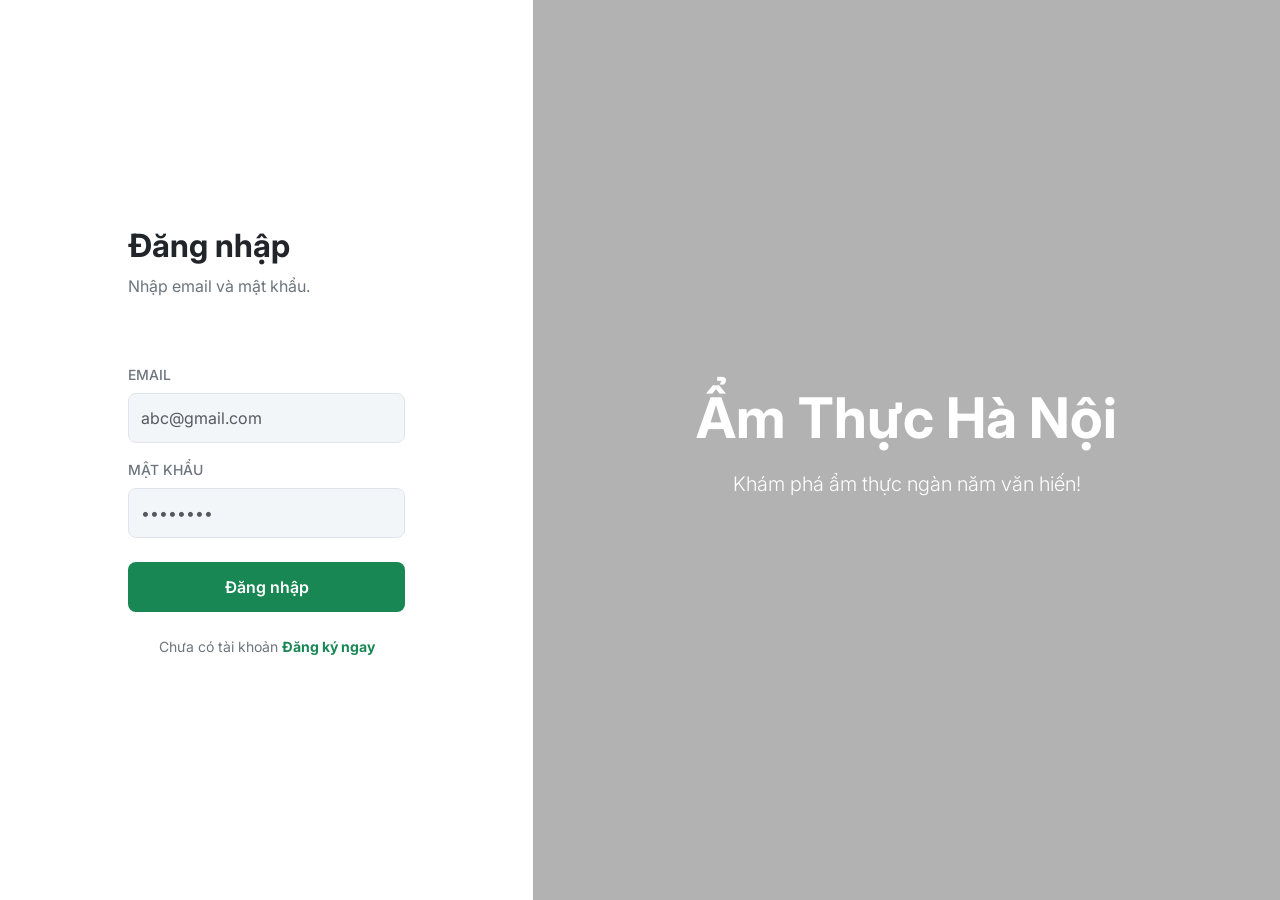
<file: src/main/resources/templates/login.html>
<!DOCTYPE html>
<html lang="vi">
<head>
<meta charset="UTF-8">
<meta name="viewport" content="width=device-width, initial-scale=1">
<title>Đăng nhập - WebGIS Ẩm Thực Hà Nội</title>
<link
	href="https://cdn.jsdelivr.net/npm/bootstrap@5.3.2/dist/css/bootstrap.min.css"
	rel="stylesheet">
<link
	href="https://fonts.googleapis.com/css2?family=Inter:wght@400;500;600;700&display=swap"
	rel="stylesheet">

<style>
body, html {
	height: 100%;
	font-family: 'Inter', sans-serif;
	overflow: hidden;
}

.login-section {
	background-color: #ffffff;
	height: 100vh;
	display: flex;
	flex-direction: column;
	justify-content: center;
	padding: 0 10%;
}

.banner-section {

	background-image:
		url('https://images.unsplash.com/photo-1555396273-367ea4eb4db5?q=80&w=1920&auto=format&fit=crop');
	background-size: cover;
	background-position: center;
	height: 100vh;
	position: relative;
}

.banner-overlay {
	position: absolute;
	top: 0;
	left: 0;
	right: 0;
	bottom: 0;
	background: rgba(0, 0, 0, 0.3);
	display: flex;
	flex-direction: column;
	justify-content: center;
	align-items: center;
	color: white;
	text-align: center;
}

.form-control {
	background-color: #f3f6f9;
	border: 1px solid #e1e3ea;
	height: 50px;
	border-radius: 8px;
}

.form-control:focus {
	background-color: #fff;
	border-color: #198754;
	box-shadow: none; 
}

.btn-login {
	background-color: #198754;
	border: none;
	height: 50px;
	border-radius: 8px;
	font-size: 16px;
	font-weight: 600;
}

.btn-login:hover {
	background-color: #146c43;
}

@media ( max-width : 768px) {
	.banner-section {
		display: none;
	}
	.login-section {
		padding: 30px;
	}
}
</style>
</head>
<body>

	<div class="container-fluid h-100 p-0">
		<div class="row g-0 h-100">

			<div class="col-md-6 col-lg-5 login-section">
				<div class="mb-5">
					<h2 class="fw-bold text-dark">Đăng nhập</h2>
					<p class="text-secondary">Nhập email và mật khẩu.</p>
				</div>

				<div id="alert-box"></div>

				<form id="loginForm">
					<div class="mb-3">
						<label
							class="form-label fw-medium small text-uppercase text-secondary">Email</label>
						<input type="email" id="email" class="form-control"
							placeholder="abc@gmail.com" required>
					</div>

					<div class="mb-4">
						<div class="d-flex justify-content-between">
							<label
								class="form-label fw-medium small text-uppercase text-secondary">Mật
								khẩu</label>
						</div>
						<input type="password" id="password" class="form-control"
							placeholder="••••••••" required>
					</div>

					<button class="btn btn-primary btn-login w-100" type="submit"
						id="btn-login">Đăng nhập</button>
				</form>
				<p class="mt-4 text-center text-secondary small">
					Chưa có tài khoản <a href="register"
						class="text-success text-decoration-none fw-bold">Đăng ký ngay</a>
				</p>
			</div>

			<div class="col-md-6 col-lg-7 banner-section">
				<div class="banner-overlay">
					<h1 class="display-4 fw-bold mb-3">Ẩm Thực Hà Nội</h1>
					<p class="lead px-5">Khám phá ẩm thực ngàn năm văn hiến!</p>
				</div>
			</div>

		</div>
	</div>

	<script>
    const API_URL = "/api/auth/login";
    const loginForm = document.getElementById('loginForm');
    const alertBox = document.getElementById('alert-box');
    const btnLogin = document.getElementById('btn-login');

    loginForm.addEventListener('submit', async (e) => {
      e.preventDefault();
      
      const originalText = btnLogin.innerHTML;
      btnLogin.innerHTML = 'Đang xử lý...';
      btnLogin.disabled = true;

      const email = document.getElementById('email').value.trim();
      const password = document.getElementById('password').value.trim();
      alertBox.innerHTML = '';

      try {
          const res = await fetch(API_URL, {
            method: 'POST',
            headers: {'Content-Type': 'application/json'},
            body: JSON.stringify({ email, password })
          });

          const data = await res.json();

          if (!res.ok) {
            alertBox.innerHTML = `<div class="alert alert-danger py-2 small">${data.error || 'Thông tin đăng nhập không đúng'}</div>`;
            return;
          }

          const userToSave = {
              id: data.id,          
              token: data.token,
              email: data.email,
              fullName: data.fullName,
              role: data.role,
              avatarUrl: data.avatarUrl
          };

          localStorage.setItem('currentUser', JSON.stringify(userToSave));
          localStorage.setItem('token', data.token);
          window.location.href = '/'; 

      } catch (error) {
          console.error("Lỗi:", error);
          alertBox.innerHTML = `<div class="alert alert-danger py-2 small">Lỗi kết nối máy chủ!</div>`;
      } finally {
        if (alertBox.innerHTML !== '') {
            btnLogin.innerHTML = originalText;
            btnLogin.disabled = false;
        }
      }
    });
</script>

</body>
</html>
</file>
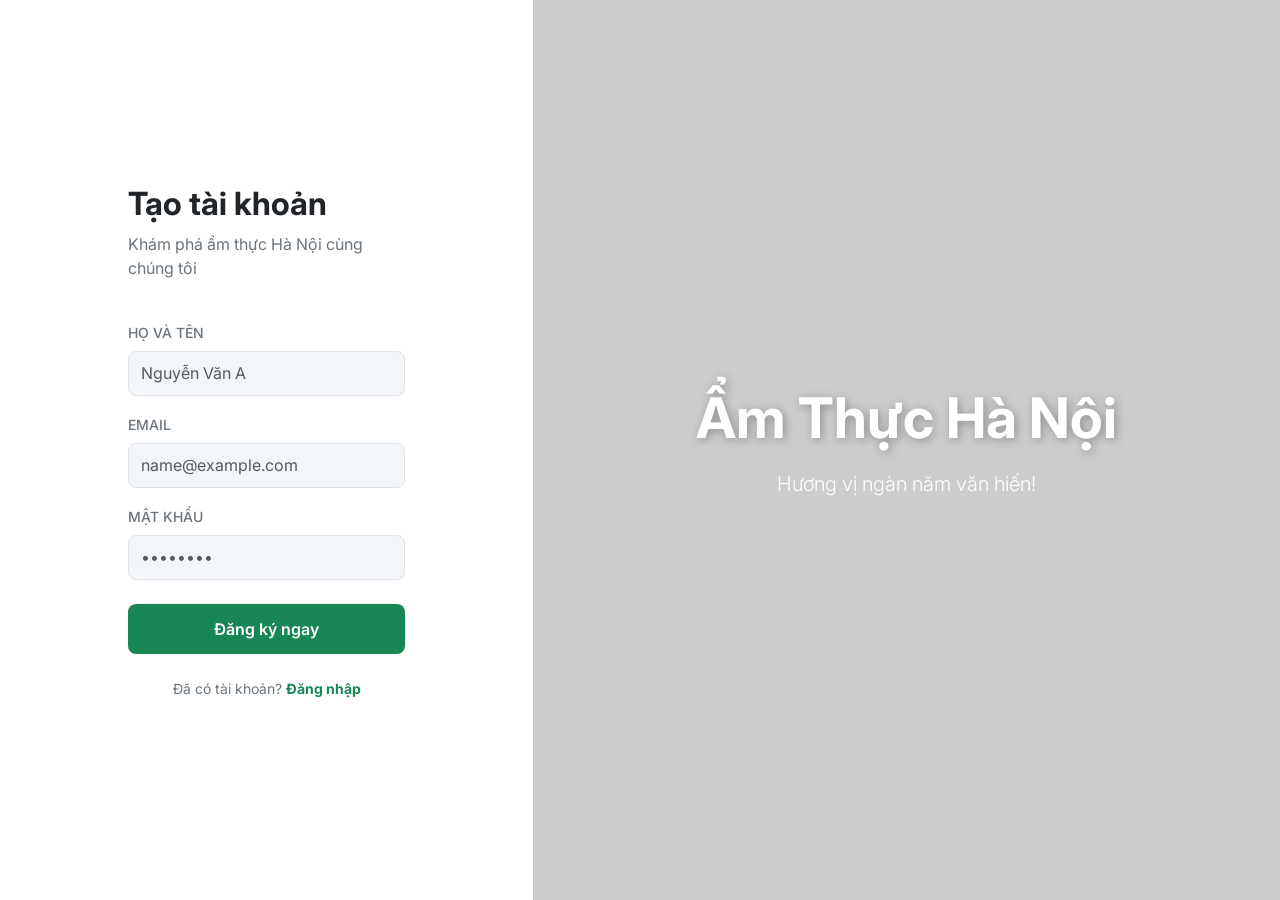
<file: src/main/resources/templates/register.html>
<!DOCTYPE html>
<html lang="vi">
<head>
  <meta charset="UTF-8">
  <meta name="viewport" content="width=device-width, initial-scale=1">
  <title>Đăng ký - WebGIS Ẩm Thực Hà Nội</title>
  <link href="https://cdn.jsdelivr.net/npm/bootstrap@5.3.2/dist/css/bootstrap.min.css" rel="stylesheet">
  <link href="https://fonts.googleapis.com/css2?family=Inter:wght@400;500;600;700&display=swap" rel="stylesheet">
  
  <style>
    body, html {
      height: 100%;
      font-family: 'Inter', sans-serif;
      overflow: hidden; 
    }

    /* Phần bên trái: Form */
    .register-section {
      background-color: #ffffff;
      height: 100vh;
      display: flex;
      flex-direction: column;
      justify-content: center;
      padding: 0 10%; 
    }

    /* Phần bên phải: Ảnh nền HD Hà Nội */
    .banner-section {
      background-image: url('https://images.unsplash.com/photo-1555396273-367ea4eb4db5?q=80&w=1920&auto=format&fit=crop'); /* Ảnh Tam Cốc chất lượng cao */
      background-size: cover;
      background-position: center;
      height: 100vh;
      position: relative;
    }
    
    .banner-overlay {
      position: absolute;
      top: 0; left: 0; right: 0; bottom: 0;
      background: rgba(0, 0, 0, 0.2); /* Lớp phủ mờ giúp ảnh sâu hơn */
      display: flex;
      flex-direction: column;
      justify-content: center;
      align-items: center;
      color: white;
      text-align: center;
    }

    .form-control {
      background-color: #f3f6f9;
      border: 1px solid #e1e3ea;
      height: 45px; 
      border-radius: 8px;
    }

    .form-control:focus {
      background-color: #fff;
      border-color: #198754;
      box-shadow: none;
    }

    .btn-register {
      background-color: #198754;
      border: none;
      height: 50px;
      border-radius: 8px;
      font-size: 16px;
      font-weight: 600;
    }

    .btn-register:hover {
      background-color: #146c43;
    }

    @media (max-width: 768px) {
      .banner-section { display: none; }
      .register-section { padding: 30px; }
    }
  </style>
</head>
<body>

<div class="container-fluid h-100 p-0">
  <div class="row g-0 h-100">
    
    <div class="col-md-6 col-lg-5 register-section">
      <div class="mb-4">
        <h2 class="fw-bold text-dark">Tạo tài khoản</h2>
        <p class="text-secondary">Khám phá ẩm thực Hà Nội cùng chúng tôi</p>
      </div>

      <div id="alert-box"></div>

      <form id="registerForm">
        <div class="mb-3">
          <label class="form-label fw-medium small text-uppercase text-secondary">Họ và tên</label>
          <input type="text" id="fullName" class="form-control" placeholder="Nguyễn Văn A" required>
        </div>

        <div class="mb-3">
          <label class="form-label fw-medium small text-uppercase text-secondary">Email</label>
          <input type="email" id="email" class="form-control" placeholder="name@example.com" required>
        </div>

        <div class="mb-4">
          <label class="form-label fw-medium small text-uppercase text-secondary">Mật khẩu</label>
          <input type="password" id="password" class="form-control" placeholder="••••••••" required>
        </div>

        <button class="btn btn-primary btn-register w-100 text-white" type="submit" id="btn-register">Đăng ký ngay</button>
      </form>

      <p class="mt-4 text-center text-secondary small">
        Đã có tài khoản? <a href="login" class="text-success text-decoration-none fw-bold">Đăng nhập</a>
      </p>
    </div>

    <div class="col-md-6 col-lg-7 banner-section">
      <div class="banner-overlay">
        <h1 class="display-4 fw-bold mb-3" style="text-shadow: 2px 2px 10px rgba(0,0,0,0.3);">Ẩm Thực Hà Nội</h1>
        <p class="lead px-5">Hương vị ngàn năm văn hiến!</p>
      </div>
    </div>

  </div>
</div>

<script>
    const API_URL = "/api/auth/register";
    const registerForm = document.getElementById('registerForm');
    const alertBox = document.getElementById('alert-box');
    const btnRegister = document.getElementById('btn-register');

    registerForm.addEventListener('submit', async (e) => {
      e.preventDefault();
      
      const originalText = btnRegister.innerHTML;
      btnRegister.innerHTML = 'Đang xử lý...';
      btnRegister.disabled = true;

      const fullName = document.getElementById('fullName').value.trim();
      const email = document.getElementById('email').value.trim();
      const password = document.getElementById('password').value.trim();
      alertBox.innerHTML = '';

      try {
          const res = await fetch(API_URL, {
            method: 'POST',
            headers: {'Content-Type': 'application/json'},
            body: JSON.stringify({ fullName, email, password })
          });

          const data = await res.json();

          if (!res.ok) {
            alertBox.innerHTML = `<div class="alert alert-danger py-2 small">${data.error || 'Đăng ký thất bại, vui lòng thử lại'}</div>`;
            return;
          }

          // Lưu thông tin sau khi đăng ký thành công
          localStorage.setItem('currentUser', JSON.stringify(data));
          localStorage.setItem('token', data.token);

          alertBox.innerHTML = `<div class="alert alert-success py-2 small">Đăng ký thành công! Đang chuyển hướng...</div>`;
          setTimeout(() => window.location.href = '/', 1500);

      } catch (error) {
          console.error("Lỗi:", error);
          alertBox.innerHTML = `<div class="alert alert-danger py-2 small">Lỗi kết nối máy chủ!</div>`;
      } finally {
        if (!alertBox.innerHTML.includes('thành công')) {
            btnRegister.innerHTML = originalText;
            btnRegister.disabled = false;
        }
      }
    });
</script>

</body>
</html>
</file>
